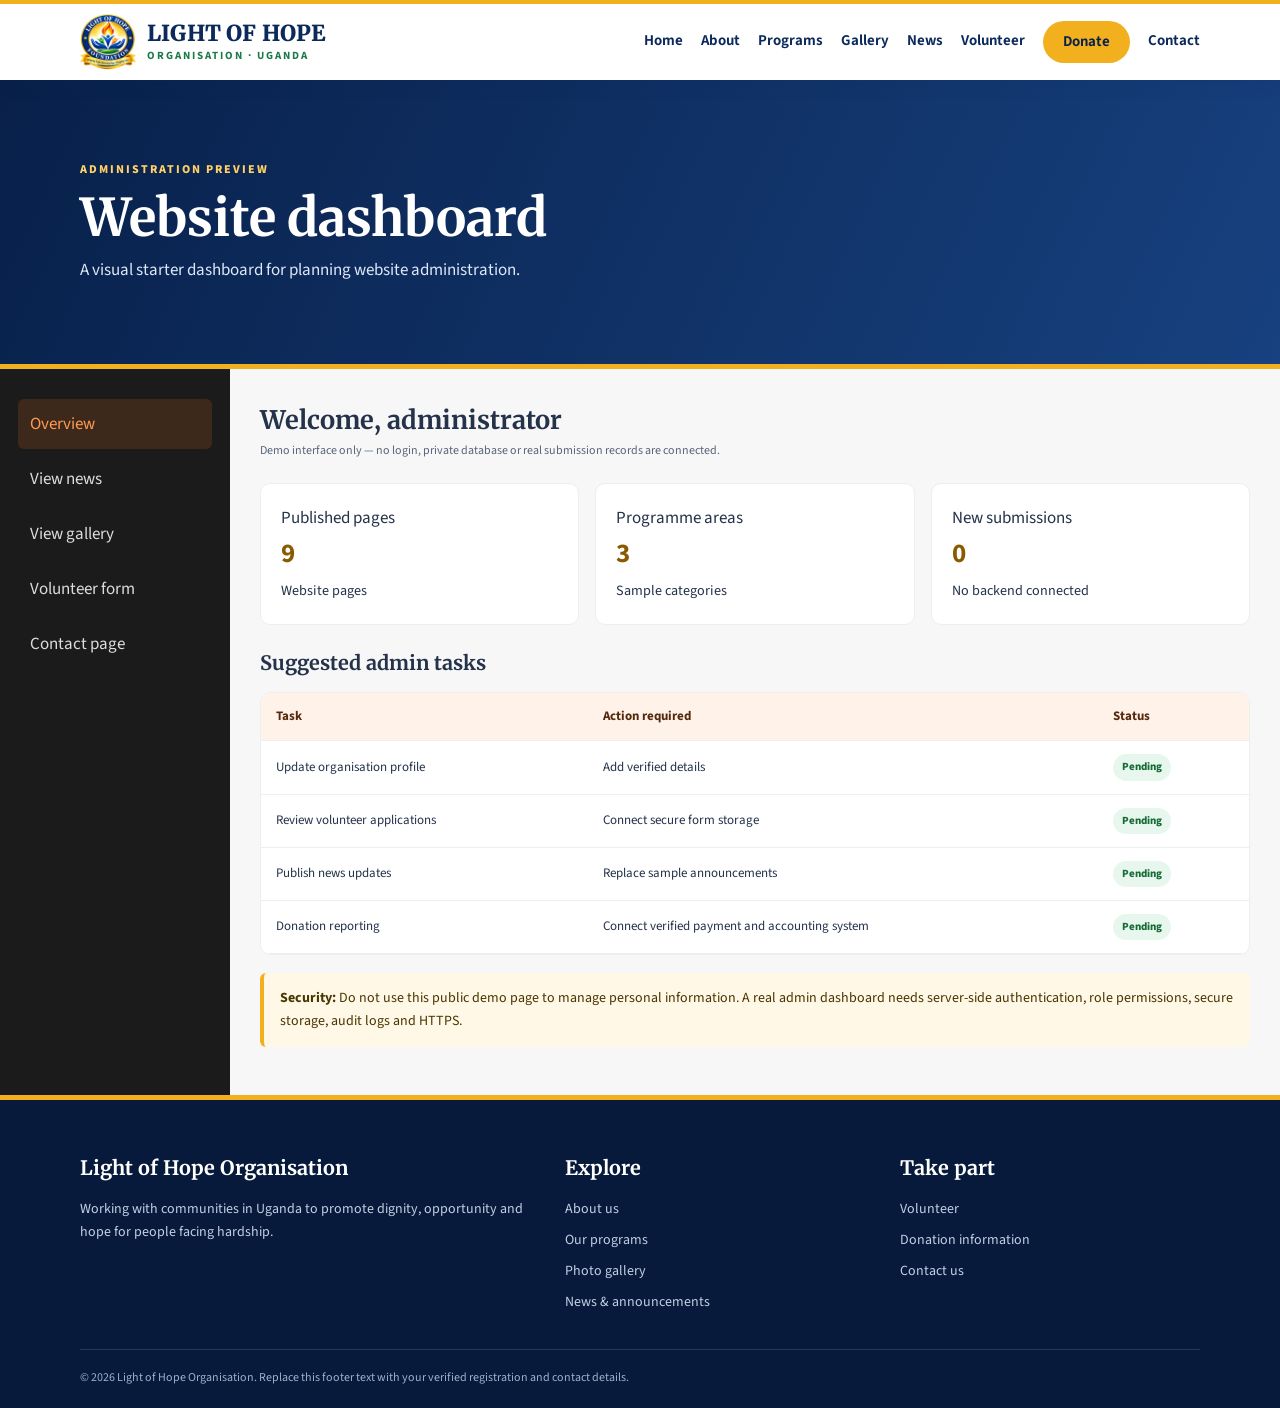
<file: admin.html>
<!doctype html>
<html lang="en"><head><meta charset="utf-8"><meta name="viewport" content="width=device-width, initial-scale=1">
<meta name="description" content="Light of Hope Organisation supports communities in Uganda.">
<title>Admin dashboard | Light of Hope Organisation</title><link rel="stylesheet" href="ccs/style.css"></head>
<body>
<header class="site-header">
  <div class="container nav-wrap">
    <a class="brand" href="index.html"><img class="brand-logo" src="images/logo.png" alt=""><span>LIGHT OF HOPE<small>ORGANISATION · UGANDA</small></span></a>
    <button class="menu-toggle" aria-label="Open navigation" aria-expanded="false">☰</button>
    <nav class="nav-links" aria-label="Main navigation">
      <a href="index.html">Home</a><a href="about.html">About</a><a href="programs.html">Programs</a>
      <a href="gallery.html">Gallery</a><a href="news.html">News</a><a href="volunteer.html">Volunteer</a>
      <a class="nav-donate" href="donate.html">Donate</a><a href="contact.html">Contact</a>
    </nav>
  </div>
</header>

<main><section class="page-hero"><div class="container"><div class="eyebrow">Administration preview</div><h1>Website dashboard</h1><p>A visual starter dashboard for planning website administration.</p></div></section>
<section class="dashboard-shell">
<aside class="sidebar"><a class="active" href="admin.html">Overview</a><a href="news.html">View news</a><a href="gallery.html">View gallery</a><a href="volunteer.html">Volunteer form</a><a href="contact.html">Contact page</a></aside>
<div class="dashboard-main"><h2>Welcome, administrator</h2><p class="help">Demo interface only — no login, private database or real submission records are connected.</p>
<div class="dashboard-cards"><div class="dash-card"><span>Published pages</span><strong>9</strong><small>Website pages</small></div><div class="dash-card"><span>Programme areas</span><strong>3</strong><small>Sample categories</small></div><div class="dash-card"><span>New submissions</span><strong>0</strong><small>No backend connected</small></div></div>
<h3 style="margin:20px 0 12px">Suggested admin tasks</h3><div class="table-wrap"><table><thead><tr><th>Task</th><th>Action required</th><th>Status</th></tr></thead><tbody><tr><td>Update organisation profile</td><td>Add verified details</td><td><span class="status">Pending</span></td></tr><tr><td>Review volunteer applications</td><td>Connect secure form storage</td><td><span class="status">Pending</span></td></tr><tr><td>Publish news updates</td><td>Replace sample announcements</td><td><span class="status">Pending</span></td></tr><tr><td>Donation reporting</td><td>Connect verified payment and accounting system</td><td><span class="status">Pending</span></td></tr></tbody></table></div>
<div class="notice"><strong>Security:</strong> Do not use this public demo page to manage personal information. A real admin dashboard needs server-side authentication, role permissions, secure storage, audit logs and HTTPS.</div>
</div></section></main>

<footer class="site-footer">
  <div class="container">
    <div class="footer-grid">
      <div><h3>Light of Hope Organisation</h3><p>Working with communities in Uganda to promote dignity, opportunity and hope for people facing hardship.</p></div>
      <div><h3>Explore</h3><div class="footer-links"><a href="about.html">About us</a><a href="programs.html">Our programs</a><a href="gallery.html">Photo gallery</a><a href="news.html">News & announcements</a></div></div>
      <div><h3>Take part</h3><div class="footer-links"><a href="volunteer.html">Volunteer</a><a href="donate.html">Donation information</a><a href="contact.html">Contact us</a></div></div>
    </div>
    <div class="footer-bottom">© <span data-year></span> Light of Hope Organisation. Replace this footer text with your verified registration and contact details.</div>
  </div>
</footer>
<script src="main.js"></script>
</body></html>
</file>
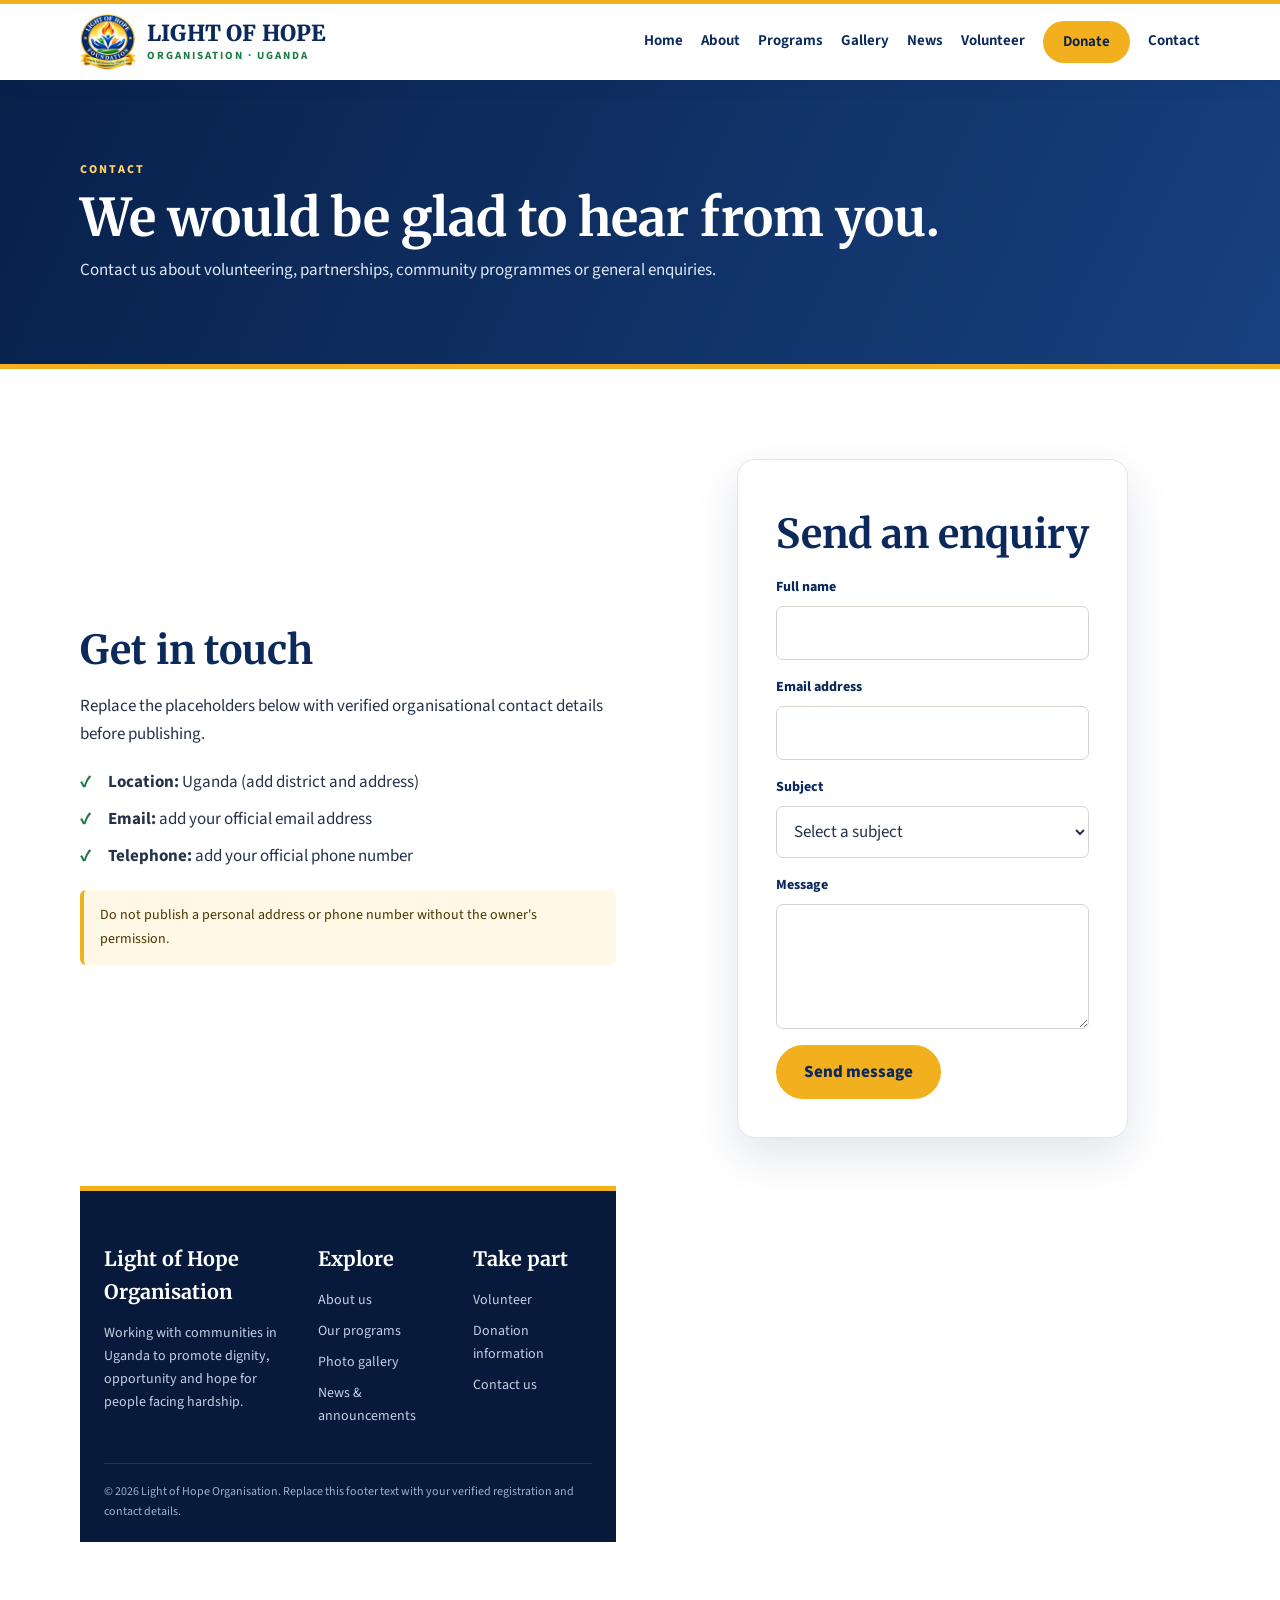
<file: contact.html>
<!doctype html>
<html lang="en"><head><meta charset="utf-8"><meta name="viewport" content="width=device-width, initial-scale=1">
<meta name="description" content="Light of Hope Organisation supports communities in Uganda.">
<title>Contact us | Light of Hope Organisation</title><link rel="stylesheet" href="ccs/style.css"></head>
<body>
<header class="site-header">
  <div class="container nav-wrap">
    <a class="brand" href="index.html"><img class="brand-logo" src="images/logo.png" alt=""><span>LIGHT OF HOPE<small>ORGANISATION · UGANDA</small></span></a>
    <button class="menu-toggle" aria-label="Open navigation" aria-expanded="false">☰</button>
    <nav class="nav-links" aria-label="Main navigation">
      <a href="index.html">Home</a><a href="about.html">About</a><a href="programs.html">Programs</a>
      <a href="gallery.html">Gallery</a><a href="news.html">News</a><a href="volunteer.html">Volunteer</a>
      <a class="nav-donate" href="donate.html">Donate</a><a href="contact.html">Contact</a>
    </nav>
  </div>
</header>

<main><section class="page-hero"><div class="container"><div class="eyebrow">Contact</div><h1>We would be glad to hear from you.</h1><p>Contact us about volunteering, partnerships, community programmes or general enquiries.</p></div></section>
<section class="section"><div class="container split"><div><h2>Get in touch</h2><p>Replace the placeholders below with verified organisational contact details before publishing.</p><ul class="check-list"><li><strong>Location:</strong> Uganda (add district and address)</li><li><strong>Email:</strong> add your official email address</li><li><strong>Telephone:</strong> add your official phone number</li></ul><div class="notice">Do not publish a personal address or phone number without the owner's permission.</div></div>
<div class="form-card">
  <h2>Send an enquiry</h2>

  <form data-google-form data-form-type="contact">

    <!-- Full Name -->
    <div class="field">
      <label for="cname">Full name</label>
      <input
        id="cname"
        name="fullName"
        type="text"
        required
      >
    </div>

    <!-- Email -->
    <div class="field">
      <label for="cemail">Email address</label>
      <input
        id="cemail"
        name="email"
        type="email"
        required
      >
    </div>

    <!-- Subject -->
    <div class="field">
      <label for="subject">Subject</label>
      <select id="subject" name="subject" required>
        <option value="">Select a subject</option>
        <option>General enquiry</option>
        <option>Volunteering</option>
        <option>Partnership</option>
        <option>Programme information</option>
      </select>
    </div>

    <!-- Message -->
    <div class="field">
      <label for="cmessage">Message</label>
      <textarea
        id="cmessage"
        name="message"
        required
      ></textarea>
    </div>

    <!-- Submit Button -->
    <button class="btn" type="submit">
      Send message
    </button>

    <!-- Submission Feedback -->
    <p
      class="form-message notice"
      hidden
      role="status"
    ></p>

  </form>
</div>

<footer class="site-footer">
  <div class="container">
    <div class="footer-grid">
      <div><h3>Light of Hope Organisation</h3><p>Working with communities in Uganda to promote dignity, opportunity and hope for people facing hardship.</p></div>
      <div><h3>Explore</h3><div class="footer-links"><a href="about.html">About us</a><a href="programs.html">Our programs</a><a href="gallery.html">Photo gallery</a><a href="news.html">News & announcements</a></div></div>
      <div><h3>Take part</h3><div class="footer-links"><a href="volunteer.html">Volunteer</a><a href="donate.html">Donation information</a><a href="contact.html">Contact us</a></div></div>
    </div>
    <div class="footer-bottom">© <span data-year></span> Light of Hope Organisation. Replace this footer text with your verified registration and contact details.</div>
  </div>
</footer>
<script src="main.js"></script>
</body></html>
</file>
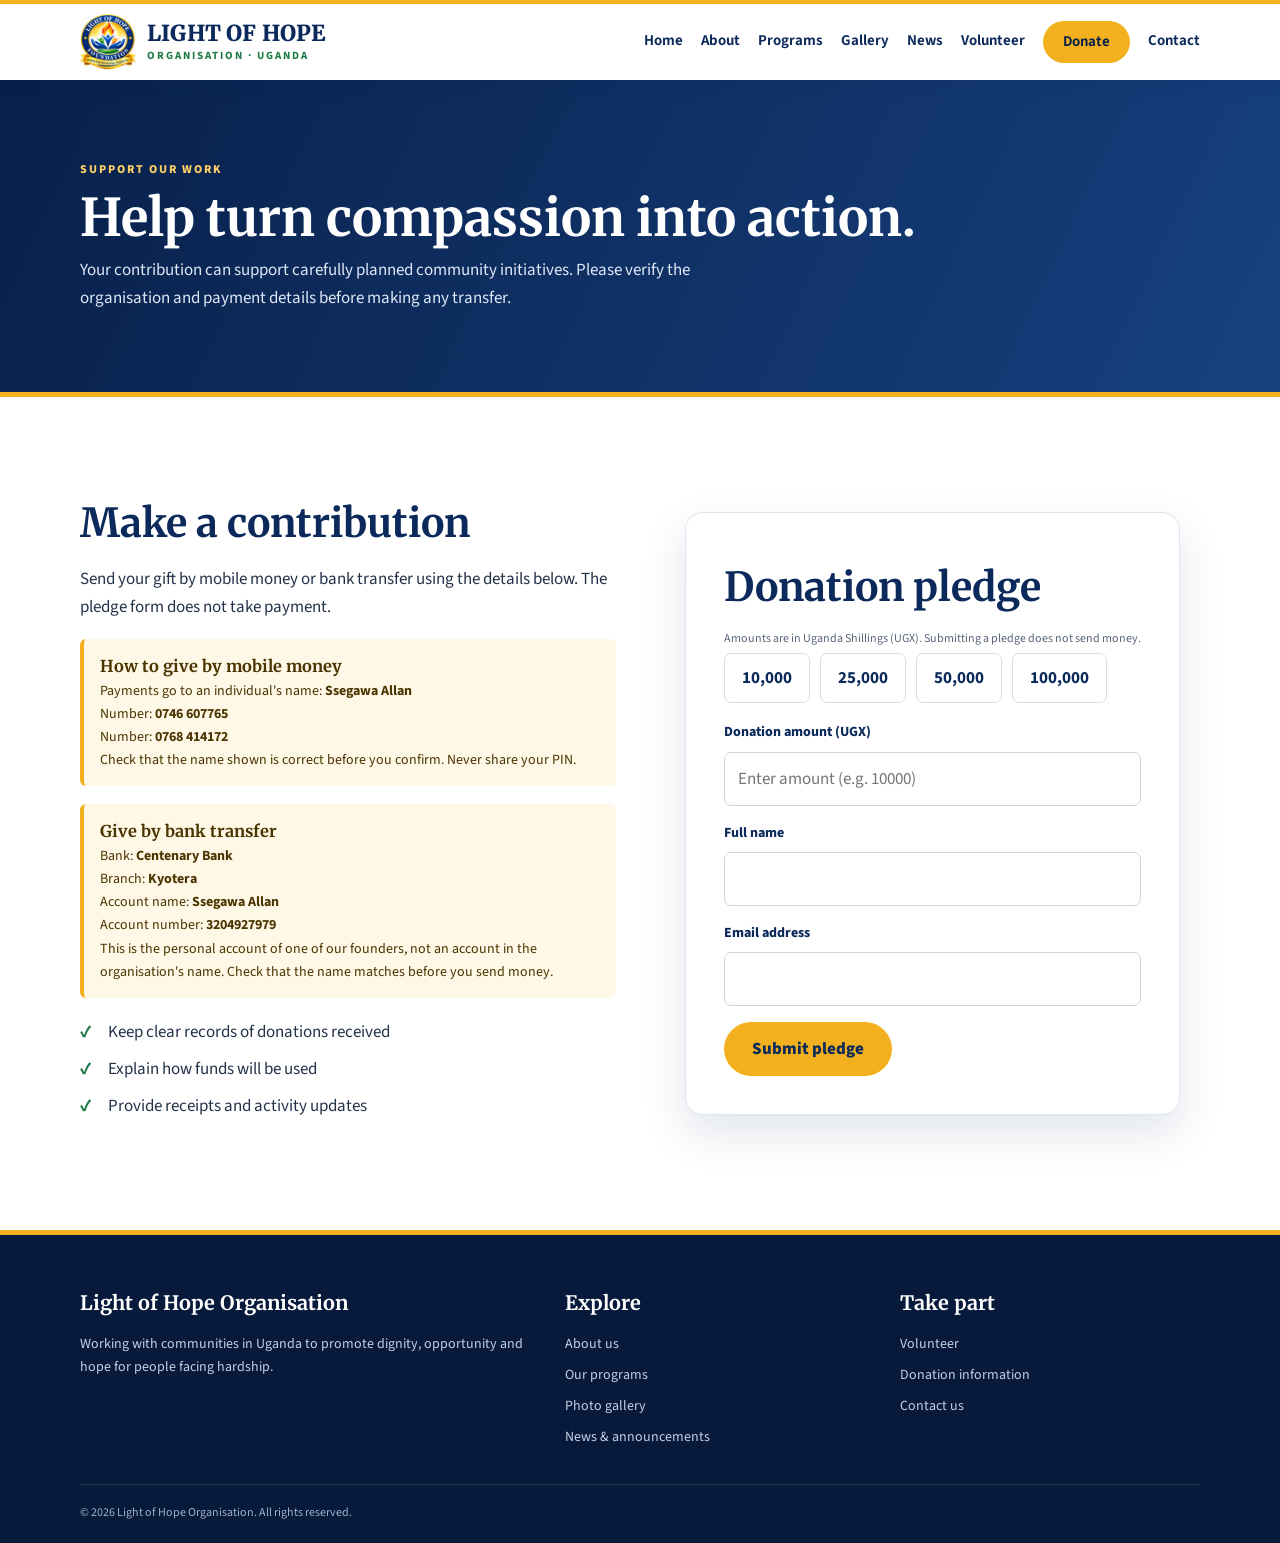
<file: donate (2).html>
<!doctype html>
<html lang="en"><head><meta charset="utf-8"><meta name="viewport" content="width=device-width, initial-scale=1">
<meta name="description" content="Light of Hope Organisation supports communities in Uganda.">
<title>Donate | Light of Hope Organisation</title><link rel="stylesheet" href="ccs/style.css"></head>
<body>
<header class="site-header">
  <div class="container nav-wrap">
    <a class="brand" href="index.html"><img class="brand-logo" src="images/logo.png" alt=""><span>LIGHT OF HOPE<small>ORGANISATION · UGANDA</small></span></a>
    <button class="menu-toggle" aria-label="Open navigation" aria-expanded="false">☰</button>
    <nav class="nav-links" aria-label="Main navigation">
      <a href="index.html">Home</a><a href="about.html">About</a><a href="programs.html">Programs</a>
      <a href="gallery.html">Gallery</a><a href="news.html">News</a><a href="volunteer.html">Volunteer</a>
      <a class="nav-donate" href="donate.html">Donate</a><a href="contact.html">Contact</a>
    </nav>
  </div>
</header>

<main><section class="page-hero"><div class="container"><div class="eyebrow">Support our work</div><h1>Help turn compassion into action.</h1><p>Your contribution can support carefully planned community initiatives. Please verify the organisation and payment details before making any transfer.</p></div></section>
<section class="section"><div class="container split"><div><h2>Make a contribution</h2><p>Send your gift by mobile money or bank transfer using the details below. The pledge form does not take payment.</p><div class="notice">
  <h3>How to give by mobile money</h3>
  <p>Payments go to an individual's name: <strong>Ssegawa Allan</strong></p>
  <p>Number: <a href="tel:+256746607765"><strong>0746 607765</strong></a><br>
  Number: <a href="tel:+256768414172"><strong>0768 414172</strong></a></p>
  <p>Check that the name shown is correct before you confirm. Never share your PIN.</p>
</div>
<div class="notice">
  <h3>Give by bank transfer</h3>
  <p>Bank: <strong>Centenary Bank</strong><br>
  Branch: <strong>Kyotera</strong><br>
  Account name: <strong>Ssegawa Allan</strong><br>
  Account number: <strong>3204927979</strong></p>
  <p>This is the personal account of one of our founders, not an account in the organisation's name. Check that the name matches before you send money.</p>
</div><ul class="check-list"><li>Keep clear records of donations received</li><li>Explain how funds will be used</li><li>Provide receipts and activity updates</li></ul></div>
<div class="form-card"><h2>Donation pledge</h2><p class="help">Amounts are in Uganda Shillings (UGX). Submitting a pledge does not send money.</p><div class="amount-options"><button type="button" class="amount-option" data-amount="10000">10,000</button><button type="button" class="amount-option" data-amount="25000">25,000</button><button type="button" class="amount-option" data-amount="50000">50,000</button><button type="button" class="amount-option" data-amount="100000">100,000</button></div>
<form data-google-form data-form-type="donation">

  <!-- Donation Amount -->
  <div class="field">
    <label for="donation-amount">
      Donation amount (UGX)
    </label>

    <input
      id="donation-amount"
      name="amount"
      type="number"
      min="1000"
      step="1000"
      placeholder="Enter amount (e.g. 10000)"
      required
    >
  </div>

  <!-- Donor Name -->
  <div class="field">
    <label for="dname">
      Full name
    </label>

    <input
      id="dname"
      name="fullName"
      type="text"
      required
    >
  </div>

  <!-- Donor Email -->
  <div class="field">
    <label for="demail">
      Email address
    </label>

    <input
      id="demail"
      name="email"
      type="email"
      required
    >
  </div>

  <!-- Submit Button -->
  <button class="btn" type="submit">
    Submit pledge
  </button>

  <!-- Submission Message -->
  <p
    class="form-message notice"
    hidden
    role="status"
  ></p>

</form>
</div></div></section></main>

<footer class="site-footer">
  <div class="container">
    <div class="footer-grid">
      <div><h3>Light of Hope Organisation</h3><p>Working with communities in Uganda to promote dignity, opportunity and hope for people facing hardship.</p></div>
      <div><h3>Explore</h3><div class="footer-links"><a href="about.html">About us</a><a href="programs.html">Our programs</a><a href="gallery.html">Photo gallery</a><a href="news.html">News & announcements</a></div></div>
      <div><h3>Take part</h3><div class="footer-links"><a href="volunteer.html">Volunteer</a><a href="donate.html">Donation information</a><a href="contact.html">Contact us</a></div></div>
    </div>
    <div class="footer-bottom">© <span data-year></span> Light of Hope Organisation. All rights reserved.</div>
  </div>
</footer>
<script src="main.js"></script>
</body></html>
</file>
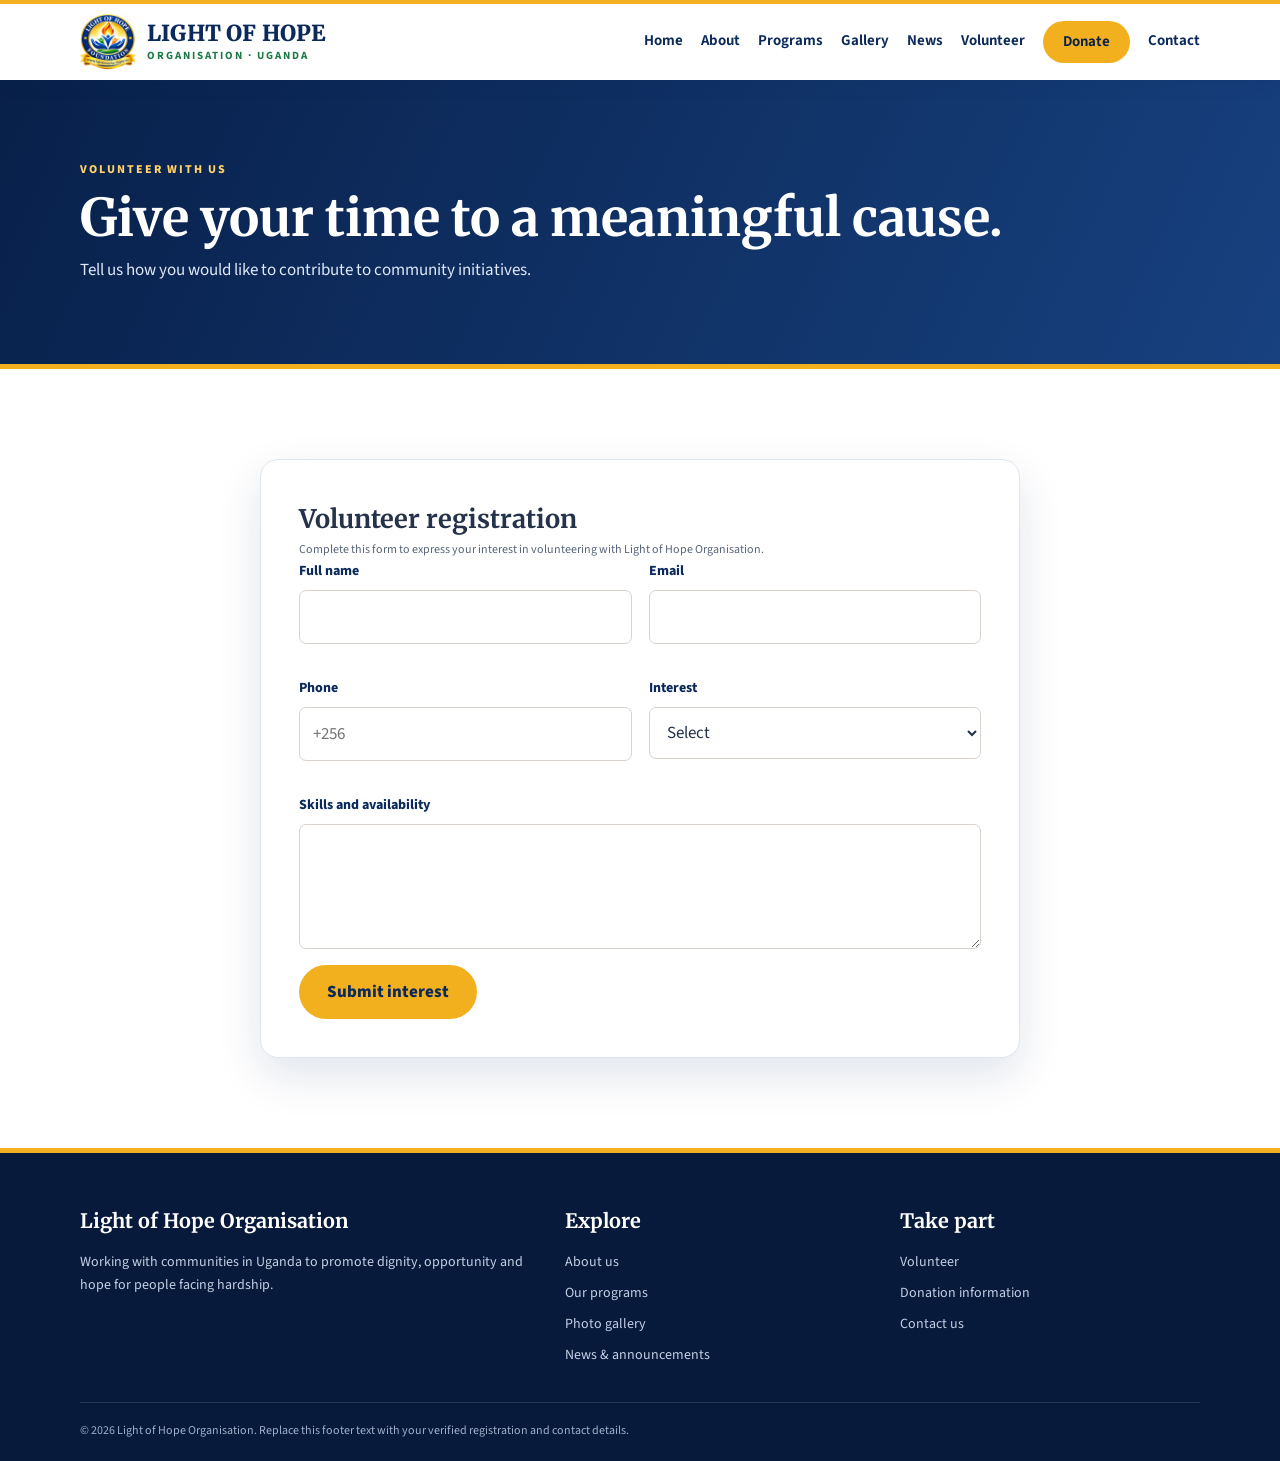
<file: volunteer.html>
<!doctype html>
<html lang="en"><head><meta charset="utf-8"><meta name="viewport" content="width=device-width, initial-scale=1">
<meta name="description" content="Light of Hope Organisation supports communities in Uganda.">
<title>Volunteer registration | Light of Hope Organisation</title><link rel="stylesheet" href="ccs/style.css"></head>
<body>
<header class="site-header">
  <div class="container nav-wrap">
    <a class="brand" href="index.html"><img class="brand-logo" src="images/logo.png" alt=""><span>LIGHT OF HOPE<small>ORGANISATION · UGANDA</small></span></a>
    <button class="menu-toggle" aria-label="Open navigation" aria-expanded="false">☰</button>
    <nav class="nav-links" aria-label="Main navigation">
      <a href="index.html">Home</a><a href="about.html">About</a><a href="programs.html">Programs</a>
      <a href="gallery.html">Gallery</a><a href="news.html">News</a><a href="volunteer.html">Volunteer</a>
      <a class="nav-donate" href="donate.html">Donate</a><a href="contact.html">Contact</a>
    </nav>
  </div>
</header>

<main><section class="page-hero"><div class="container"><div class="eyebrow">Volunteer with us</div><h1>Give your time to a meaningful cause.</h1><p>Tell us how you would like to contribute to community initiatives.</p></div></section>
<section class="section">
  <div class="container">
    <div class="form-card">

      <h2>Volunteer registration</h2>

      <p class="help">
        Complete this form to express your interest in volunteering
        with Light of Hope Organisation.
      </p>

      <form data-google-form data-form-type="volunteer">

        <div class="form-grid">

          <!-- Full Name -->
          <div class="field">
            <label for="name">Full name</label>
            <input
              id="name"
              name="fullName"
              type="text"
              required
            >
          </div>

          <!-- Email -->
          <div class="field">
            <label for="email">Email</label>
            <input
              id="email"
              name="email"
              type="email"
              required
            >
          </div>

          <!-- Phone -->
          <div class="field">
            <label for="phone">Phone</label>
            <input
              id="phone"
              name="phone"
              type="tel"
              placeholder="+256"
            >
          </div>

          <!-- Interest -->
          <div class="field">
            <label for="interest">Interest</label>
            <select
              id="interest"
              name="interest"
              required
            >
              <option value="">Select</option>
              <option>Education</option>
              <option>Community outreach</option>
              <option>Administration</option>
              <option>Fundraising</option>
            </select>
          </div>

          <!-- Skills and Availability -->
          <div class="field full">
            <label for="skills">Skills and availability</label>
            <textarea
              id="skills"
              name="skills"
              required
            ></textarea>
          </div>

        </div>

        <button class="btn" type="submit">
          Submit interest
        </button>

        <p
          class="form-message notice"
          hidden
          role="status"
        ></p>

      </form>

    </div>
  </div>
</section>

<footer class="site-footer">
  <div class="container">
    <div class="footer-grid">
      <div><h3>Light of Hope Organisation</h3><p>Working with communities in Uganda to promote dignity, opportunity and hope for people facing hardship.</p></div>
      <div><h3>Explore</h3><div class="footer-links"><a href="about.html">About us</a><a href="programs.html">Our programs</a><a href="gallery.html">Photo gallery</a><a href="news.html">News & announcements</a></div></div>
      <div><h3>Take part</h3><div class="footer-links"><a href="volunteer.html">Volunteer</a><a href="donate.html">Donation information</a><a href="contact.html">Contact us</a></div></div>
    </div>
    <div class="footer-bottom">© <span data-year></span> Light of Hope Organisation. Replace this footer text with your verified registration and contact details.</div>
  </div>
</footer>
<script src="main.js"></script>
</body></html>
</file>
<file: ccs/style.css>
@import url('https://fonts.googleapis.com/css2?family=Merriweather:wght@700;900&family=Source+Sans+3:wght@400;600;700;800&display=swap');
:root {
  --orange: #f47721;
  --orange-dark: #d95c0b;
  --black: #171717;
  --ink: #292929;
  --muted: #6b7280;
  --paper: #fffaf6;
  --white: #ffffff;
  --line: #eadfd6;
  --soft: #fff0e5;
  --shadow: 0 16px 40px rgba(23,23,23,.09);
}
* { box-sizing: border-box; margin: 0; padding: 0; }
html { scroll-behavior: smooth; }
body { font-family: Inter, Arial, sans-serif; color: var(--ink); line-height: 1.65; background: var(--white); }
a { color: inherit; text-decoration: none; }
img { max-width: 100%; display: block; }
button, input, textarea, select { font: inherit; }
.container { width: min(1120px, 91%); margin: auto; }
.site-header { background: var(--black); color: var(--white); position: sticky; top: 0; z-index: 50; box-shadow: 0 3px 15px #0002; }
.nav-wrap { min-height: 76px; display: flex; align-items: center; justify-content: space-between; gap: 22px; }
.brand { display: flex; align-items: center; gap: 11px; font-weight: 800; letter-spacing: .2px; line-height: 1.15; }
.brand-mark { width: 42px; height: 42px; border-radius: 13px; display: grid; place-items: center; background: var(--orange); color: var(--black); font-size: 23px; font-weight: 900; }
.brand small { display: block; color: #ffc18f; font-size: 10px; letter-spacing: 2px; margin-top: 4px; }
.nav-links { display: flex; align-items: center; gap: 20px; }
.nav-links a { color: #f7f7f7; font-size: 14px; font-weight: 650; transition: color .2s; }
.nav-links a:hover, .nav-links a.active { color: #ff9a50; }
.nav-links .nav-donate { background: var(--orange); color: var(--black); padding: 10px 16px; border-radius: 7px; }
.menu-toggle { display: none; border: 1px solid #ffffff55; color: white; background: transparent; padding: 8px 11px; border-radius: 6px; cursor: pointer; }
.hero { background: linear-gradient(100deg, rgba(15,15,15,.86), rgba(15,15,15,.35)), url('https://images.unsplash.com/photo-1488521787991-ed7bbaae773c?auto=format&fit=crop&w=1800&q=85') center/cover; color: white; padding: 105px 0; }
.hero-content { max-width: 700px; }
.eyebrow { color: #ffad70; text-transform: uppercase; letter-spacing: 2.5px; font-size: 12px; font-weight: 800; }
.hero h1 { font-size: clamp(38px, 6vw, 66px); line-height: 1.08; margin: 16px 0 20px; letter-spacing: -1.7px; }
.hero p { font-size: 18px; max-width: 620px; color: #f4eee9; margin-bottom: 28px; }
.btn { display: inline-flex; justify-content: center; align-items: center; gap: 8px; border: 0; border-radius: 7px; padding: 13px 21px; background: var(--orange); color: var(--black); font-weight: 800; cursor: pointer; transition: transform .2s, background .2s; }
.btn:hover { background: #ff974d; transform: translateY(-2px); }
.btn-outline { border: 1px solid #ffffffa8; background: transparent; color: white; margin-left: 8px; }
.btn-dark { background: var(--black); color: white; }
.section { padding: 76px 0; }
.section-soft { background: var(--paper); }
.section-heading { max-width: 700px; margin: 0 auto 38px; text-align: center; }
.section-heading .eyebrow { color: var(--orange-dark); }
.section-heading h2 { font-size: clamp(28px, 4vw, 42px); line-height: 1.2; margin: 10px 0 12px; color: var(--black); }
.section-heading p { color: var(--muted); }
.grid-3 { display: grid; grid-template-columns: repeat(3, 1fr); gap: 23px; }
.card { background: white; border: 1px solid var(--line); border-radius: 13px; overflow: hidden; box-shadow: 0 8px 24px #00000008; }
.card-body { padding: 24px; }
.card h3 { color: var(--black); font-size: 20px; margin-bottom: 9px; }
.card p { color: var(--muted); }
.card-icon { width: 48px; height: 48px; border-radius: 12px; display: grid; place-items: center; background: var(--soft); color: var(--orange-dark); font-size: 23px; margin-bottom: 18px; }
.card img { width: 100%; height: 210px; object-fit: cover; }
.split { display: grid; grid-template-columns: 1fr 1fr; gap: 48px; align-items: center; }
.split img { width: 100%; min-height: 330px; object-fit: cover; border-radius: 14px; }
.split h2 { font-size: clamp(28px, 4vw, 40px); line-height: 1.2; color: var(--black); margin: 10px 0 16px; }
.check-list { list-style: none; margin: 20px 0; }
.check-list li { margin: 9px 0; padding-left: 28px; position: relative; }
.check-list li::before { content: "✓"; position: absolute; left: 0; color: var(--orange-dark); font-weight: 900; }
.page-hero { background: linear-gradient(110deg, #171717, #3a2114); color: white; padding: 66px 0; }
.page-hero h1 { font-size: clamp(34px, 5vw, 52px); line-height: 1.15; margin: 8px 0; }
.page-hero p { color: #e7dcd5; max-width: 680px; }
.stats { display: grid; grid-template-columns: repeat(3, 1fr); gap: 18px; margin-top: 30px; }
.stat { padding: 22px; background: #ffffff12; border: 1px solid #ffffff22; border-radius: 10px; }
.stat strong { display: block; color: #ff9b54; font-size: 30px; }
.stat span { color: #eee; font-size: 13px; }
.form-card { max-width: 760px; margin: auto; background: white; border: 1px solid var(--line); box-shadow: var(--shadow); padding: clamp(22px, 4vw, 38px); border-radius: 14px; }
.form-grid { display: grid; grid-template-columns: 1fr 1fr; gap: 17px; }
.field { display: flex; flex-direction: column; gap: 7px; margin-bottom: 16px; }
.field.full { grid-column: 1 / -1; }
label { font-weight: 750; font-size: 14px; color: var(--black); }
input, textarea, select { width: 100%; border: 1px solid #d9d2cc; border-radius: 7px; padding: 12px 13px; background: white; color: var(--ink); outline: none; }
input:focus, textarea:focus, select:focus { border-color: var(--orange); box-shadow: 0 0 0 3px #f477211c; }
textarea { min-height: 125px; resize: vertical; }
.help { color: var(--muted); font-size: 12px; }
.notice { padding: 14px 16px; background: #fff4e9; border-left: 4px solid var(--orange); border-radius: 6px; color: #65401f; margin: 18px 0; font-size: 14px; }
.gallery-grid { display: grid; grid-template-columns: repeat(3, 1fr); gap: 14px; }
.gallery-grid img { height: 245px; width: 100%; object-fit: cover; border-radius: 10px; cursor: pointer; transition: transform .2s; }
.gallery-grid img:hover { transform: scale(1.02); }
.news-meta { color: var(--orange-dark); font-size: 12px; font-weight: 800; text-transform: uppercase; letter-spacing: 1px; margin-bottom: 7px; }
.news-card img { height: 190px; }
.amount-options { display: flex; flex-wrap: wrap; gap: 10px; margin: 5px 0 18px; }
.amount-option { border: 1px solid #ddd; padding: 10px 17px; border-radius: 7px; cursor: pointer; background: white; font-weight: 700; }
.amount-option.selected { background: var(--soft); border-color: var(--orange); }
.site-footer { background: #111; color: #ddd; padding: 52px 0 20px; }
.footer-grid { display: grid; grid-template-columns: 1.5fr 1fr 1fr; gap: 35px; }
.site-footer h3 { color: white; margin-bottom: 13px; }
.site-footer p, .site-footer a { color: #bdbdbd; font-size: 14px; }
.footer-links { display: grid; gap: 8px; }
.footer-bottom { border-top: 1px solid #ffffff20; margin-top: 35px; padding-top: 18px; color: #999; font-size: 12px; }
.dashboard-shell { display: grid; grid-template-columns: 230px 1fr; min-height: 70vh; }
.sidebar { background: #1b1b1b; color: white; padding: 25px 18px; }
.sidebar a { display: block; padding: 11px 12px; border-radius: 6px; color: #ddd; margin: 5px 0; }
.sidebar a:hover, .sidebar a.active { background: #f4772126; color: #ff9a50; }
.dashboard-main { padding: 30px; background: #f7f7f7; }
.dashboard-cards { display: grid; grid-template-columns: repeat(3, 1fr); gap: 16px; margin: 22px 0; }
.dash-card { background: white; padding: 20px; border-radius: 10px; border: 1px solid #eee; }
.dash-card strong { font-size: 27px; display: block; color: var(--orange-dark); }
.table-wrap { overflow-x: auto; background: white; border-radius: 10px; border: 1px solid #eee; }
table { width: 100%; border-collapse: collapse; min-width: 580px; }
th, td { padding: 13px 15px; border-bottom: 1px solid #eee; text-align: left; font-size: 13px; }
th { background: #fff2e8; color: #542a0e; }
.status { display: inline-block; background: #e8f7ed; color: #176b36; padding: 4px 9px; border-radius: 30px; font-size: 11px; font-weight: 800; }
.empty-state { padding: 24px; color: var(--muted); text-align: center; }
.lightbox { display: none; position: fixed; inset: 0; z-index: 100; background: #000e; align-items: center; justify-content: center; padding: 20px; }
.lightbox.open { display: flex; }
.lightbox img { max-height: 85vh; max-width: 92vw; border-radius: 8px; }
.lightbox button { position: absolute; top: 20px; right: 25px; background: white; border: 0; border-radius: 50%; width: 42px; height: 42px; font-size: 24px; cursor: pointer; }
@media (max-width: 900px) {
  .nav-links { display: none; position: absolute; top: 76px; left: 0; right: 0; padding: 20px 5%; background: #171717; flex-direction: column; align-items: flex-start; }
  .nav-links.open { display: flex; }
  .menu-toggle { display: block; }
  .grid-3, .gallery-grid { grid-template-columns: repeat(2, 1fr); }
  .dashboard-shell { grid-template-columns: 1fr; }
  .sidebar { display: flex; flex-wrap: wrap; gap: 5px; }
  .sidebar a { margin: 0; }
}
@media (max-width: 620px) {
  .hero { padding: 78px 0; }
  .hero p { font-size: 16px; }
  .btn-outline { margin: 9px 0 0; }
  .grid-3, .gallery-grid, .split, .footer-grid, .stats, .dashboard-cards, .form-grid { grid-template-columns: 1fr; }
  .section { padding: 55px 0; }
  .gallery-grid img { height: 220px; }
  .dashboard-main { padding: 20px 4%; }
}
.brand-logo { width: 56px; height: 56px; flex-shrink: 0; object-fit: contain; background: #fff; border-radius: 10px; padding: 2px; }

/* ===== Professional theme: colours taken from the logo ===== */
:root {
  --orange: #f2b01e;
  --orange-dark: #8a5a00;
  --navy: #0b2a5b;
  --green: #1d7a46;
  --black: #0b2a5b;
  --ink: #24324a;
  --muted: #586579;
  --paper: #f4f7fb;
  --soft: #eaf1fb;
  --line: #dde5f0;
  --shadow: 0 18px 45px rgba(11,42,91,.12);
}
body { font-family: "Source Sans 3", "Segoe UI", Arial, sans-serif; font-size: 17px; }
h1, h2, h3, .brand { font-family: "Merriweather", Georgia, serif; }

.site-header { background: #fff; color: var(--navy); border-top: 4px solid var(--orange); box-shadow: 0 2px 18px rgba(11,42,91,.1); }
.brand { font-size: 15px; }
.brand small { color: var(--green); font-family: "Source Sans 3", Arial, sans-serif; font-weight: 700; }
.brand-logo { padding: 0; }
.nav-links { gap: 18px; }
.nav-links a { color: var(--navy); font-size: 15px; padding: 6px 0; border-bottom: 2px solid transparent; }
.nav-links a:hover, .nav-links a.active { color: var(--green); border-bottom-color: var(--orange); }
.nav-links .nav-donate { background: var(--orange); color: #08204a; padding: 9px 20px; border: 0; border-radius: 30px; }
.nav-links .nav-donate:hover { background: #ffc23d; color: #08204a; }
.menu-toggle { color: var(--navy); border-color: var(--line); font-size: 20px; }

.hero { background-image: linear-gradient(100deg, rgba(6,25,58,.94), rgba(11,42,91,.55)), url('https://images.unsplash.com/photo-1488521787991-ed7bbaae773c?auto=format&fit=crop&w=1800&q=85'); background-color: var(--navy); padding: 130px 0; }
.hero-content { max-width: 1120px; }
.hero-content > * { max-width: 720px; }
.hero .btn { max-width: none; }
.hero h1 { letter-spacing: -.5px; line-height: 1.18; }
.hero p { color: #e8eefa; font-size: 20px; }
.eyebrow, .section-heading .eyebrow { letter-spacing: 2px; }
.hero .eyebrow, .page-hero .eyebrow { color: #ffd166; }
.section .eyebrow { color: var(--green); }

.btn { border-radius: 30px; padding: 13px 28px; }
.btn:hover { background: #ffc23d; box-shadow: 0 10px 22px rgba(11,42,91,.2); }
.btn-outline { background: transparent; color: #fff; }
.btn-outline:hover { background: #fff; color: var(--navy); }
.btn-dark { background: var(--navy); color: #fff; }
.btn-dark:hover { background: #17417f; }
a:focus-visible, button:focus-visible { outline: 3px solid #2f80ed; outline-offset: 3px; }

.section { padding: 90px 0; }
.section-heading h2, .split h2 { line-height: 1.3; }
.section-heading h2::after { content: ""; display: block; width: 64px; height: 4px; margin: 16px auto 0; background: var(--orange); border-radius: 4px; }
.split img { border-radius: 18px; box-shadow: var(--shadow); }
.check-list li::before { color: var(--green); }

.card { border-radius: 16px; border-top: 4px solid var(--navy); box-shadow: 0 10px 30px rgba(11,42,91,.07); transition: transform .25s, box-shadow .25s; }
.card:hover { transform: translateY(-5px); box-shadow: var(--shadow); }
.card-body { padding: 30px; }
.card-icon { border-radius: 50%; width: 56px; height: 56px; color: var(--navy); }
.grid-3 > .card:nth-child(3n+2) { border-top-color: var(--green); }
.grid-3 > .card:nth-child(3n) { border-top-color: var(--orange); }

.page-hero { background: linear-gradient(115deg, #08204a, #17417f); padding: 80px 0; border-bottom: 5px solid var(--orange); }
.page-hero p { color: #dfe8f7; }
.form-card { border-radius: 18px; }
input:focus, textarea:focus, select:focus { border-color: var(--navy); box-shadow: 0 0 0 3px rgba(47,128,237,.25); }
.notice { background: #fff8e6; color: #4a3500; }
.amount-option { color: var(--navy); }
.gallery-grid img { box-shadow: 0 8px 22px rgba(11,42,91,.14); }

.site-footer { background: #071a3b; border-top: 5px solid var(--orange); }
.site-footer p, .site-footer a { color: #c3cfe4; }
.site-footer a:hover { color: #ffd166; }
.footer-bottom { color: #9fb0cc; }
.dashboard-main { min-width: 0; }

@media (max-width: 900px) {
  .nav-links { top: 100%; background: #fff; gap: 6px; border-top: 1px solid var(--line); box-shadow: var(--shadow); max-height: calc(100vh - 90px); overflow-y: auto; }
  .nav-links a { width: 100%; }
  .nav-links .nav-donate { text-align: center; }
  .dashboard-shell { grid-template-columns: minmax(0, 1fr); }
}
@media (min-width: 901px) and (max-width: 1100px) {
  .nav-links { gap: 11px; }
  .nav-links a { font-size: 14px; }
  .brand > span { display: none; }
}
@media (max-width: 620px) {
  .hero { padding: 75px 0; }
  .hero p { font-size: 18px; }
  .section { padding: 60px 0; }
  .hero .btn { width: 100%; margin: 6px 0; }
}
@media (prefers-reduced-motion: reduce) { html { scroll-behavior: auto; } * { transition: none !important; } }
.section-heading .btn { margin-top: 22px; }

/* Bigger "Light of Hope" name */
.brand > span { font-size: 22px; font-weight: 900; white-space: nowrap; }
.brand small { font-size: 11px; }
@media (min-width: 901px) and (max-width: 1200px) {
  .nav-links { gap: 10px; }
  .nav-links a { font-size: 13px; }
  .brand > span { display: block; font-size: 16px; }
  .brand small { font-size: 8px; letter-spacing: 1px; }
}
@media (max-width: 420px) {
  .brand { gap: 8px; }
  .brand > span { font-size: 17px; }
  .brand small { font-size: 9px; letter-spacing: 1px; }
}
</file>
